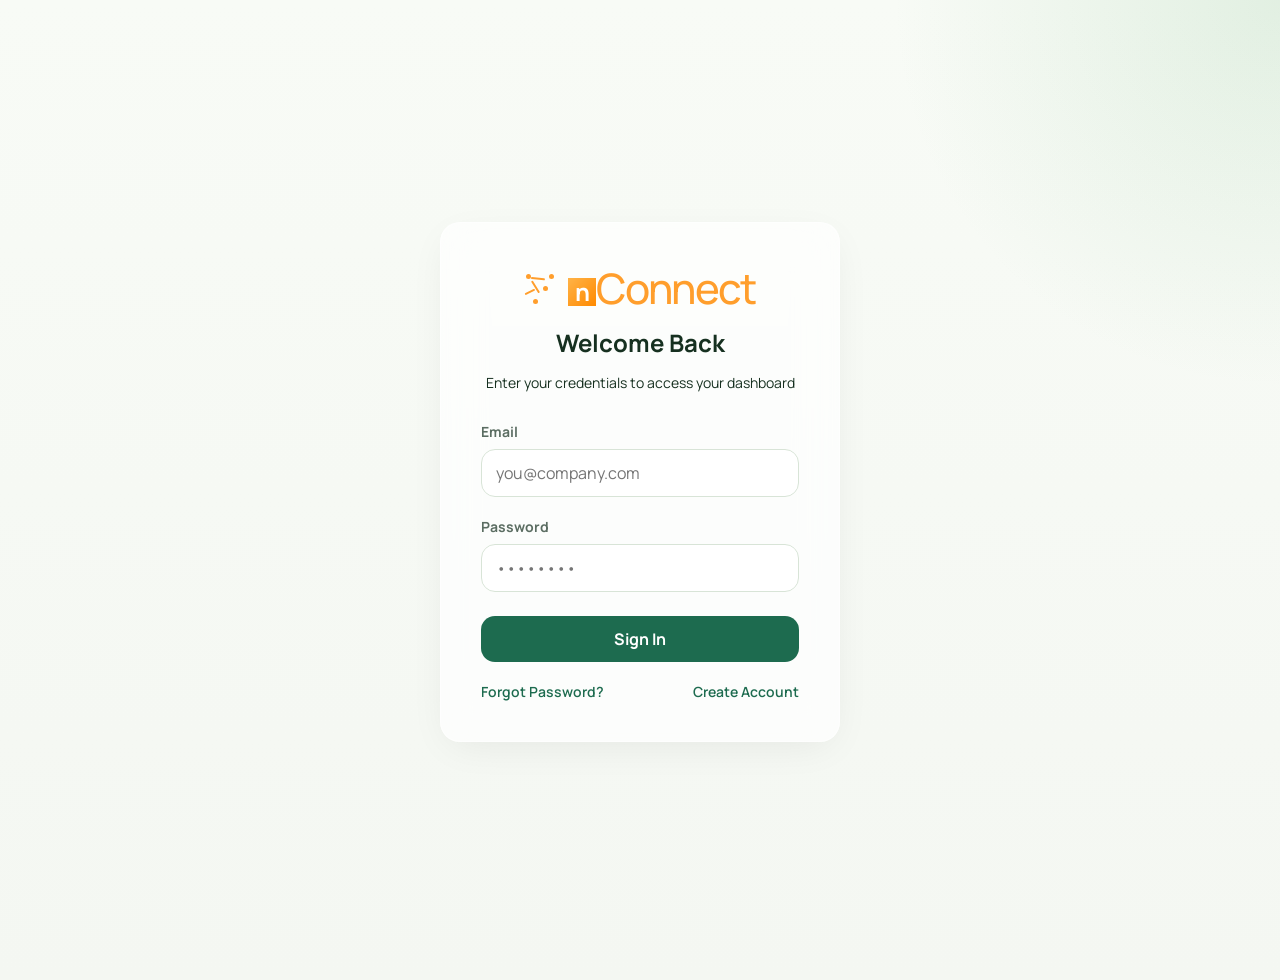
<file: index.html>
<!DOCTYPE html>
<html lang="en">
  <head>
    <meta charset="UTF-8" />
    <meta name="viewport" content="width=device-width, initial-scale=1.0" />
    <title>Project Dashboard</title>
    <link rel="preconnect" href="https://fonts.googleapis.com" />
    <link rel="preconnect" href="https://fonts.gstatic.com" crossorigin />
    <link
      href="https://fonts.googleapis.com/css2?family=Manrope:wght@400;500;600;700;800&display=swap"
      rel="stylesheet"
    />
    <link rel="stylesheet" href="./styles.css" />
    <script src="./auth.js"></script>
  </head>
  <body>
    <div class="page-shell">
      <header class="hero">
        <div>
          <p class="eyebrow">Roadmap Dashboard</p>
          <h1>Project Tracking Dashboard</h1>
          <div class="hero-logo" aria-label="nConnect logo">
            <div class="hero-logo-icon">
              <span class="logo-dot dot-1"></span>
              <span class="logo-dot dot-2"></span>
              <span class="logo-dot dot-3"></span>
              <span class="logo-dot dot-4"></span>
              <span class="logo-line line-1"></span>
              <span class="logo-line line-2"></span>
              <span class="logo-line line-3"></span>
            </div>
            <div class="hero-logo-wordmark">
              <span class="logo-square">n</span>
              <span class="logo-text">Connect</span>
            </div>
          </div>
        </div>
        <div class="hero-right" style="display: flex; flex-direction: column; align-items: flex-end; gap: 8px;">
          <div class="header-right" style="display: flex; align-items: center;">
            <button class="primary-button" onclick="logout()" style="background: transparent; border: 1px solid rgba(255,255,255,0.4); color: white; margin-right: 16px;">Logout</button>
            <div class="user-profile">
              <div class="avatar" id="displayAvatar">U</div>
              <span class="user-name" id="displayUserName">User</span>
            </div>
          </div>
          <button id="openModalButton" class="primary-button">+ Add Task</button>
        </div>
      </header>

      <section class="stats-grid" id="statsGrid"></section>

      <section class="controls-card">
        <div class="controls-top">
          <div class="input-group">
            <label for="searchInput">Search</label>
            <input
              id="searchInput"
              type="text"
              placeholder="Search by module, platform, owner, team..."
            />
          </div>

          <div class="filters-row">
            <div class="input-group compact">
              <label>Status</label>
              <div class="multi-select" id="statusFilter"></div>
            </div>

            <div class="input-group compact">
              <label>Priority</label>
              <div class="multi-select" id="priorityFilter"></div>
            </div>

            <button id="exportButton" class="secondary-button">
              Export Excel
            </button>

            <button id="resetFiltersButton" class="secondary-button">
              Reset Filters
            </button>
          </div>
        </div>
      </section>

      <section class="table-card">
        <div class="table-toolbar">
          <h2>Task List</h2>
          <p id="taskCountLabel">0 tasks</p>
        </div>

        <div id="bulkActionBar" class="bulk-action-bar hidden">
          <span id="bulkSelectedCount">0 selected</span>
          <div class="bulk-actions">
            <div class="bulk-status-group">
              <label for="bulkStatusSelect">Change Status:</label>
              <select id="bulkStatusSelect">
                <option value="Product">Product</option>
                <option value="Design">Design</option>
                <option value="Development">Development</option>
                <option value="Testing">Testing</option>
                <option value="Deployed">Deployed</option>
                <option value="On Hold">On Hold</option>
              </select>
              <button id="bulkChangeStatusBtn" class="action-button bulk-status-btn">Apply</button>
            </div>
            <button id="bulkDeleteBtn" class="action-button delete">Delete Selected</button>
          </div>
        </div>

        <div class="table-wrapper">
          <table>
            <thead>
              <tr>
                <th class="checkbox-col"><input type="checkbox" id="selectAllCheckbox" title="Select All" /></th>
                <th>Platform</th>
                <th>Module Name</th>
                <th>Owners</th>
                <th>Priority</th>
                <th>Category</th>
                <th>Status</th>
                <th>% Complete</th>
                <th>Start Date</th>
                <th>Completed Date</th>
                <th>Description</th>
                <th>Technical Team</th>
                <th>Comments</th>
                <th>Actions</th>
              </tr>
            </thead>
            <tbody id="taskTableBody"></tbody>
          </table>
        </div>

        <div class="pagination-bar">
          <div class="pagination-size">
            <label for="pageSizeSelect">Rows per page</label>
            <select id="pageSizeSelect">
              <option value="15" selected>15</option>
              <option value="25">25</option>
              <option value="50">50</option>
              <option value="100">100</option>
            </select>
          </div>

          <p id="paginationInfo" class="pagination-info">Showing 0 to 0 of 0</p>

          <div class="pagination-actions">
            <button id="previousPageButton" class="secondary-button" type="button">
              Previous
            </button>
            <button id="nextPageButton" class="secondary-button" type="button">
              Next
            </button>
          </div>
        </div>
      </section>
    </div>

    <div id="taskModal" class="modal hidden">
      <div class="modal-panel">
        <div class="modal-header">
          <div>
            <p class="eyebrow">Task Form</p>
            <h2 id="modalTitle">Add New Task</h2>
          </div>
          <button id="closeModalButton" class="icon-button" aria-label="Close">
            ×
          </button>
        </div>

        <form id="taskForm" class="form-grid">
          <input type="hidden" id="taskId" />

          <div class="input-group">
            <label for="platform">Platform <span class="required-mark">*</span></label>
            <input id="platform" name="platform" type="text" required />
          </div>

          <div class="input-group">
            <label for="moduleName">Module Name <span class="required-mark">*</span></label>
            <input id="moduleName" name="moduleName" type="text" required />
          </div>

          <div class="input-group">
            <label for="owners">Product/Design Members <span class="required-mark">*</span></label>
            <input id="owners" name="owners" type="text" required />
          </div>

          <div class="input-group">
            <label for="priority">Priority <span class="required-mark">*</span></label>
            <select id="priority" name="priority" required>
              <option value="Urgent">Urgent</option>
              <option value="Medium">Medium</option>
              <option value="Low">Low</option>
            </select>
          </div>

          <div class="input-group">
            <label for="categoryType">Category Type</label>
            <select id="categoryType" name="categoryType">
              <option value="New Feature">New Feature</option>
              <option value="Revamp">Revamp</option>
              <option value="Enhancement">Enhancement</option>
              <option value="Bug Fix">Bug Fix</option>
            </select>
          </div>

          <div class="input-group">
            <label for="status">Current Status <span class="required-mark">*</span></label>
            <select id="status" name="status" required>
              <option value="Product">Product</option>
              <option value="Design">Design</option>
              <option value="Development">Development</option>
              <option value="Testing">Testing</option>
              <option value="Deployed">Deployed</option>
              <option value="On Hold">On Hold</option>
            </select>
          </div>

          <div class="input-group">
            <label for="percentCompleted">% Completed</label>
            <input
              id="percentCompleted"
              name="percentCompleted"
              type="number"
              min="0"
              max="100"
            />
          </div>

          <div class="input-group">
            <label for="deadline">Start Date</label>
            <input id="deadline" name="deadline" type="date" />
          </div>

          <div class="input-group">
            <label for="ogDeadline">Completed Date</label>
            <input id="ogDeadline" name="ogDeadline" type="date" />
          </div>

          <div class="input-group full-width">
            <label for="description">Description</label>
            <textarea id="description" name="description" rows="3"></textarea>
          </div>

          <div class="input-group">
            <label for="technicalTeam">Technical Team <span class="required-mark">*</span></label>
            <input id="technicalTeam" name="technicalTeam" type="text" required />
          </div>

          <div class="input-group">
            <label for="comments">Comments</label>
            <input id="comments" name="comments" type="text" />
          </div>

          <div class="form-actions">
            <button type="button" id="cancelButton" class="secondary-button">
              Cancel
            </button>
            <button type="submit" class="primary-button">Save Task</button>
          </div>
        </form>
      </div>
    </div>

    <script src="./app.js"></script>
  </body>
</html>
</file>
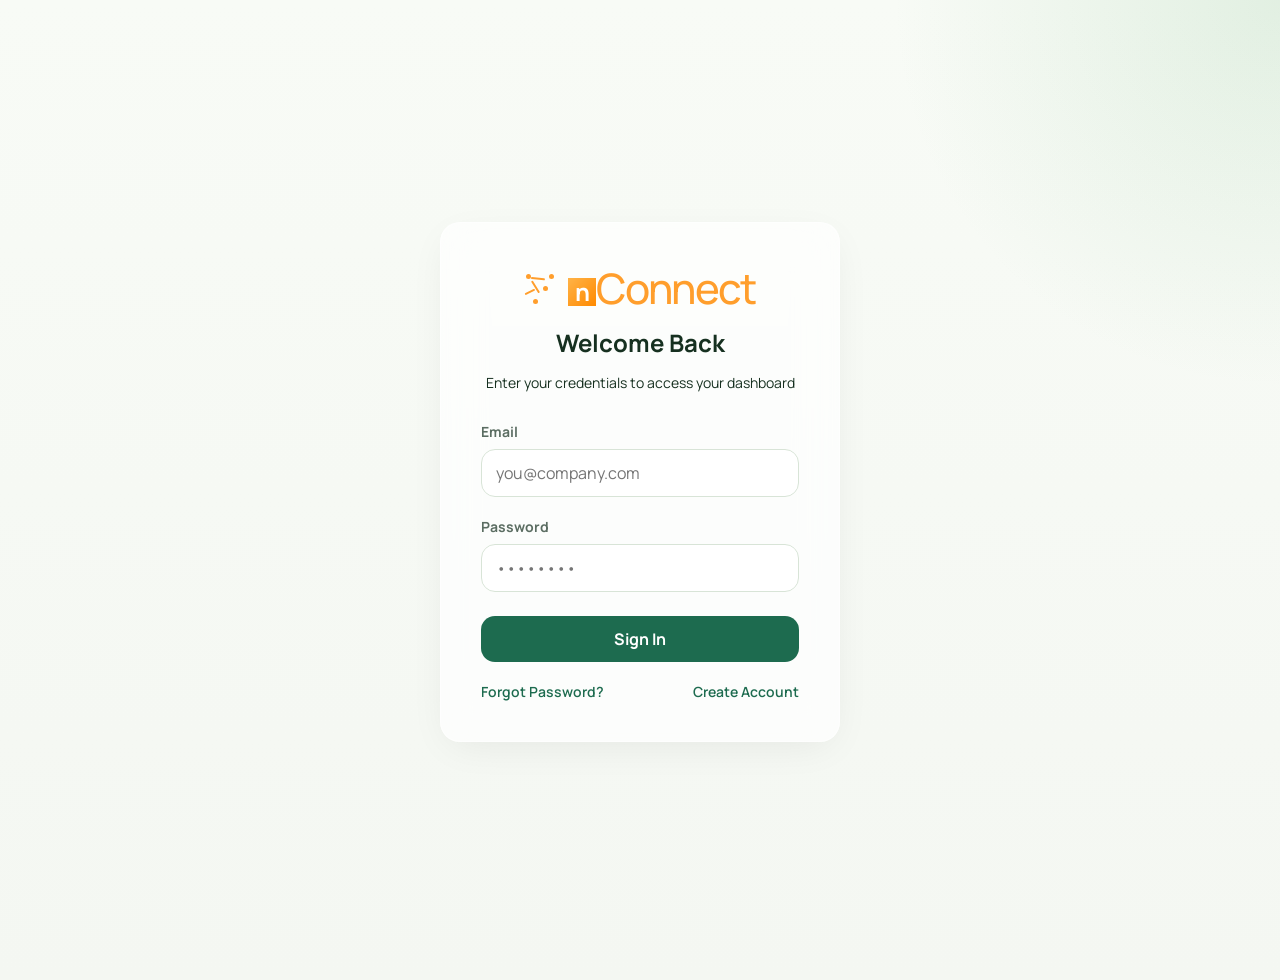
<file: admin.html>
<!DOCTYPE html>
<html lang="en">
  <head>
    <meta charset="UTF-8" />
    <meta name="viewport" content="width=device-width, initial-scale=1.0" />
    <title>Admin Panel - Project Dashboard</title>
    <link rel="preconnect" href="https://fonts.googleapis.com" />
    <link rel="preconnect" href="https://fonts.gstatic.com" crossorigin />
    <link href="https://fonts.googleapis.com/css2?family=Manrope:wght@400;500;600;700;800&display=swap" rel="stylesheet" />
    <link rel="stylesheet" href="./styles.css" />
    <script src="./auth.js"></script>
    <style>
      .admin-container {
        padding: 40px;
        max-width: 1200px;
        margin: 0 auto;
      }
      .admin-header {
        display: flex;
        justify-content: space-between;
        align-items: center;
        margin-bottom: 24px;
      }
      .status-badge {
        padding: 4px 12px;
        border-radius: 9999px;
        font-size: 12px;
        font-weight: 700;
        text-transform: uppercase;
      }
      .status-active {
        background: #d1fae5;
        color: #065f46;
      }
      .status-revoked {
        background: #fee2e2;
        color: #991b1b;
      }
      .role-badge {
        background: #e0e7ff;
        color: #3730a3;
        padding: 4px 12px;
        border-radius: 9999px;
        font-size: 12px;
        font-weight: 700;
      }
      table {
        min-width: 100% !important;
      }
    </style>
  </head>
  <body>
    <div class="page-shell">
      <header class="hero" style="display: flex; justify-content: space-between; align-items: center; padding: 20px 28px; background: linear-gradient(135deg, #19392b 0%, #2d6b4d 100%); color: white; border-radius: 28px; margin-bottom: 24px; box-shadow: var(--shadow);">
        <div class="hero-left" style="display: flex; align-items: center; gap: 24px;">
          <div class="hero-logo" style="margin-bottom: 0;">
            <div class="hero-logo-icon">
              <span class="logo-dot dot-1"></span>
              <span class="logo-dot dot-2"></span>
              <span class="logo-dot dot-3"></span>
              <span class="logo-dot dot-4"></span>
              <span class="logo-line line-1"></span>
              <span class="logo-line line-2"></span>
              <span class="logo-line line-3"></span>
            </div>
            <div class="hero-logo-wordmark">
              <span class="logo-square">n</span>
              <span class="logo-text">Connect</span>
            </div>
          </div>
        </div>
        <div class="hero-right" style="display: flex; align-items: center; gap: 16px;">
          <a href="./index.html" class="primary-button" style="background: white; color: var(--primary); text-decoration: none;">Back to Dashboard</a>
          <button class="primary-button" onclick="logout()" style="background: transparent; border: 1px solid rgba(255,255,255,0.4); color: white;">Logout</button>
        </div>
      </header>

      <div class="admin-container">
        <div class="admin-header">
          <h1 style="font-size: 24px; font-weight: 700; color: var(--text-main);">User Management</h1>
        </div>

        <section class="table-card">
          <div class="table-wrapper">
            <table>
              <thead>
                <tr>
                  <th>EMAIL</th>
                  <th>ROLE</th>
                  <th>STATUS</th>
                  <th>LAST LOGIN</th>
                  <th>CREATED AT</th>
                  <th>ACTIONS</th>
                </tr>
              </thead>
              <tbody id="userTableBody">
                <!-- Users will be injected here -->
              </tbody>
            </table>
          </div>
        </section>
      </div>
    </div>

    <script>
      // Verify Admin
      const currentUser = getUser();
      if (!currentUser || currentUser.role !== "ADMIN") {
        window.location.href = "./index.html";
      }

      function getApiBaseUrl() {
        const { hostname } = window.location;
        if (hostname === "localhost" || hostname === "127.0.0.1") {
          return "http://localhost:4000/api";
        }
        return "https://api.nconnect.co.in/api";
      }

      async function loadUsers() {
        try {
          const response = await fetch(`${getApiBaseUrl()}/admin/users`, {
            headers: getAuthHeaders()
          });
          
          if (!response.ok) {
            throw new Error("Failed to load users");
          }

          const users = await response.json();
          renderUsers(users);
        } catch (error) {
          console.error(error);
          alert("Could not load users. You might not have admin privileges.");
        }
      }

      function renderUsers(users) {
        const tbody = document.getElementById("userTableBody");
        tbody.innerHTML = "";

        users.forEach(user => {
          const row = document.createElement("tr");

          const loginDate = user.lastLoginAt ? new Date(user.lastLoginAt).toLocaleString() : "Never";
          const createdDate = new Date(user.createdAt).toLocaleDateString();

          const isSelf = user.id === currentUser.id;
          
          const actionButton = isSelf ? 
            `<span style="color: var(--text-muted); font-size: 12px;">(You)</span>` :
            `<button class="action-button" style="color: ${user.isActive ? '#ef4444' : '#10b981'}" onclick="toggleUserStatus('${user.id}', ${!user.isActive})">
               ${user.isActive ? 'Revoke Access' : 'Enable Access'}
             </button>`;

          row.innerHTML = `
            <td>
              <div class="user-profile">
                <div class="avatar" style="background: var(--primary); color: white;">${user.email[0].toUpperCase()}</div>
                <span style="font-weight: 500; color: var(--text-main);">${user.email}</span>
              </div>
            </td>
            <td><span class="role-badge">${user.role}</span></td>
            <td><span class="status-badge ${user.isActive ? 'status-active' : 'status-revoked'}">${user.isActive ? 'Active' : 'Revoked'}</span></td>
            <td style="color: var(--text-muted);">${loginDate}</td>
            <td style="color: var(--text-muted);">${createdDate}</td>
            <td>
              <div class="actions-cell">
                ${actionButton}
              </div>
            </td>
          `;
          tbody.appendChild(row);
        });
      }

      window.toggleUserStatus = async function(userId, isActive) {
        if (!confirm(`Are you sure you want to ${isActive ? 'enable' : 'revoke'} access for this user?`)) return;

        try {
          const response = await fetch(`${getApiBaseUrl()}/admin/users/${userId}/revoke`, {
            method: "PUT",
            headers: getAuthHeaders(),
            body: JSON.stringify({ isActive })
          });

          if (!response.ok) {
            throw new Error("Failed to update user status");
          }

          loadUsers();
        } catch (error) {
          console.error(error);
          alert(error.message);
        }
      };

      document.addEventListener("DOMContentLoaded", () => {
        loadUsers();
      });
    </script>
  </body>
</html>
</file>
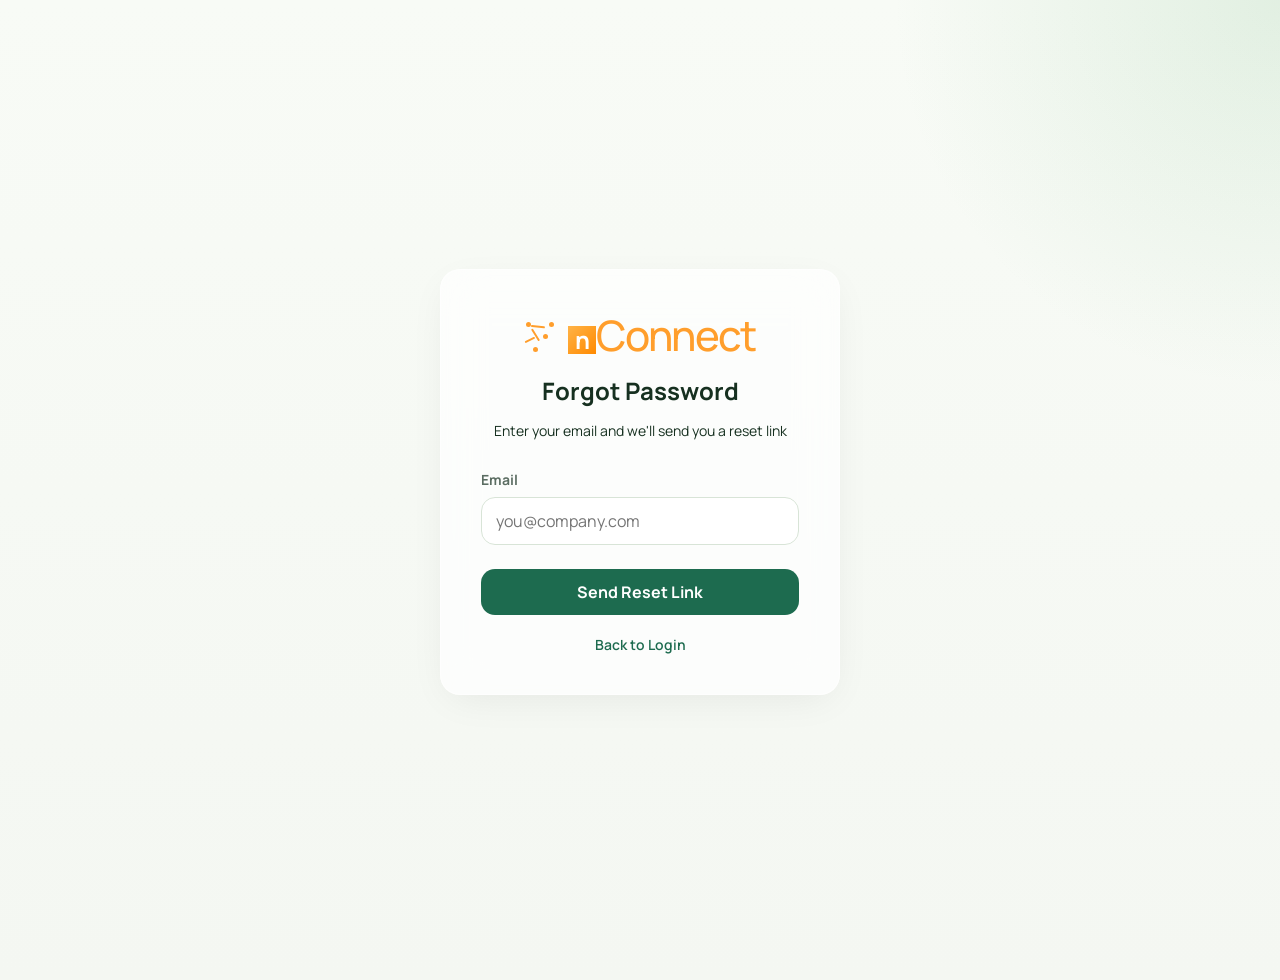
<file: forgot-password.html>
<!DOCTYPE html>
<html lang="en">
  <head>
    <meta charset="UTF-8" />
    <meta name="viewport" content="width=device-width, initial-scale=1.0" />
    <title>Forgot Password - Project Dashboard</title>
    <link rel="preconnect" href="https://fonts.googleapis.com" />
    <link rel="preconnect" href="https://fonts.gstatic.com" crossorigin />
    <link href="https://fonts.googleapis.com/css2?family=Manrope:wght@400;500;600;700;800&display=swap" rel="stylesheet" />
    <link rel="stylesheet" href="./styles.css" />
    <script src="./auth.js"></script>
    <style>
      .auth-container {
        display: flex;
        align-items: center;
        justify-content: center;
        min-height: 100vh;
        padding: 24px;
      }
      .auth-card {
        background: rgba(255, 255, 255, 0.7);
        backdrop-filter: blur(20px);
        -webkit-backdrop-filter: blur(20px);
        border: 1px solid rgba(255, 255, 255, 0.5);
        border-radius: 20px;
        padding: 40px;
        width: 100%;
        max-width: 400px;
        box-shadow: 0 10px 40px -10px rgba(0, 0, 0, 0.08);
      }
      .auth-header {
        text-align: center;
        margin-bottom: 30px;
      }
      .auth-header h1 {
        font-size: 24px;
        color: var(--text-main);
        margin-bottom: 8px;
      }
      .auth-header p {
        color: var(--text-muted);
        font-size: 14px;
      }
      .auth-links {
        margin-top: 20px;
        display: flex;
        justify-content: center;
        font-size: 14px;
      }
      .auth-links a {
        color: var(--primary);
        text-decoration: none;
        font-weight: 600;
      }
      .auth-links a:hover {
        text-decoration: underline;
      }
      .message-box {
        padding: 10px;
        border-radius: 8px;
        font-size: 14px;
        margin-bottom: 20px;
        display: none;
        text-align: center;
      }
      .error-message {
        color: #ef4444;
        background: #fee2e2;
      }
      .success-message {
        color: #10b981;
        background: #d1fae5;
      }
      .input-group input {
        width: 100%;
        box-sizing: border-box;
      }
    </style>
  </head>
  <body>
    <div class="page-shell">
      <div class="auth-container">
        <div class="auth-card">
          <div class="auth-header">
            <div class="hero-logo" style="justify-content: center; margin-bottom: 20px;">
              <div class="hero-logo-icon">
                <span class="logo-dot dot-1"></span>
                <span class="logo-dot dot-2"></span>
                <span class="logo-dot dot-3"></span>
                <span class="logo-dot dot-4"></span>
                <span class="logo-line line-1"></span>
                <span class="logo-line line-2"></span>
                <span class="logo-line line-3"></span>
              </div>
              <div class="hero-logo-wordmark">
                <span class="logo-square">n</span><span class="logo-text">Connect</span>
              </div>
            </div>
            <h1>Forgot Password</h1>
            <p>Enter your email and we'll send you a reset link</p>
          </div>

          <div id="messageBox" class="message-box"></div>

          <form id="forgotForm" class="form-grid" style="display: block;">
            <div class="input-group" style="margin-bottom: 24px;">
              <label for="email">Email</label>
              <input id="email" type="email" required placeholder="you@company.com" />
            </div>

            <button type="submit" class="primary-button" style="width: 100%; justify-content: center;">Send Reset Link</button>
            
            <div class="auth-links">
              <a href="./login.html">Back to Login</a>
            </div>
          </form>
        </div>
      </div>
    </div>

    <script>
      const forgotForm = document.getElementById("forgotForm");
      const messageBox = document.getElementById("messageBox");

      function getApiBaseUrl() {
        const { hostname } = window.location;
        if (hostname === "localhost" || hostname === "127.0.0.1") {
          return "http://localhost:4000/api";
        }
        return "https://api.nconnect.co.in/api";
      }

      function showMessage(text, isError) {
        messageBox.textContent = text;
        messageBox.className = "message-box " + (isError ? "error-message" : "success-message");
        messageBox.style.display = "block";
      }

      forgotForm.addEventListener("submit", async (e) => {
        e.preventDefault();
        
        const email = document.getElementById("email").value.trim();
        const submitBtn = forgotForm.querySelector("button[type='submit']");
        
        try {
          submitBtn.disabled = true;
          submitBtn.textContent = "Sending...";
          messageBox.style.display = "none";

          const response = await fetch(`${getApiBaseUrl()}/auth/forgot-password`, {
            method: "POST",
            headers: { "Content-Type": "application/json" },
            body: JSON.stringify({ email })
          });

          const data = await response.json();

          if (!response.ok) {
            throw new Error(data.message || "Request failed");
          }

          showMessage("If the email exists, a reset link has been sent.", false);
          document.getElementById("email").value = "";
          
        } catch (error) {
          showMessage(error.message, true);
        } finally {
          submitBtn.disabled = false;
          submitBtn.textContent = "Send Reset Link";
        }
      });
    </script>
  </body>
</html>
</file>
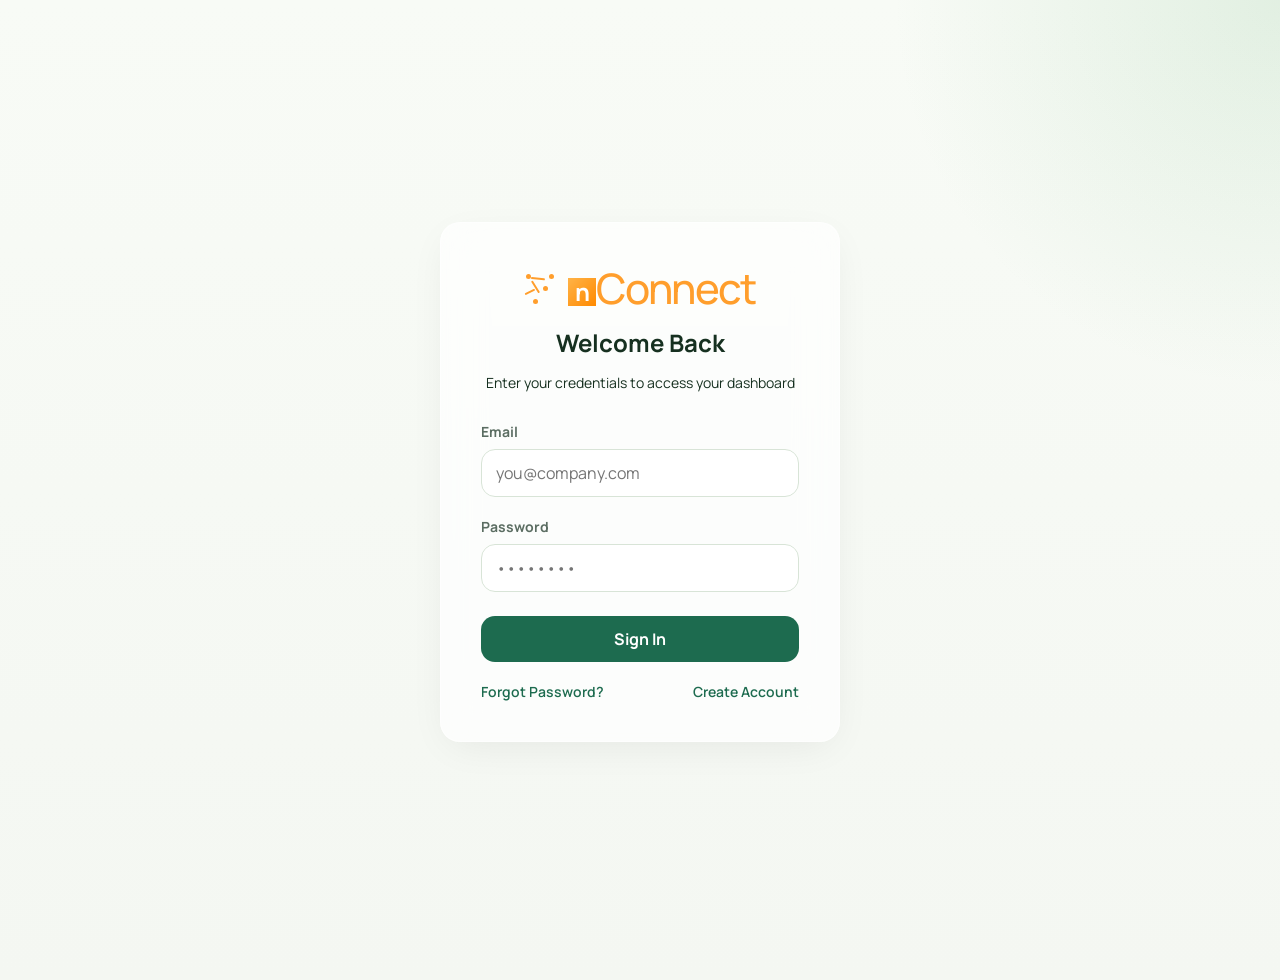
<file: login.html>
<!DOCTYPE html>
<html lang="en">
  <head>
    <meta charset="UTF-8" />
    <meta name="viewport" content="width=device-width, initial-scale=1.0" />
    <title>Login - Project Dashboard</title>
    <link rel="preconnect" href="https://fonts.googleapis.com" />
    <link rel="preconnect" href="https://fonts.gstatic.com" crossorigin />
    <link href="https://fonts.googleapis.com/css2?family=Manrope:wght@400;500;600;700;800&display=swap" rel="stylesheet" />
    <link rel="stylesheet" href="./styles.css" />
    <script src="./auth.js"></script>
    <style>
      .auth-container {
        display: flex;
        align-items: center;
        justify-content: center;
        min-height: 100vh;
        padding: 24px;
      }
      .auth-card {
        background: rgba(255, 255, 255, 0.7);
        backdrop-filter: blur(20px);
        -webkit-backdrop-filter: blur(20px);
        border: 1px solid rgba(255, 255, 255, 0.5);
        border-radius: 20px;
        padding: 40px;
        width: 100%;
        max-width: 400px;
        box-shadow: 0 10px 40px -10px rgba(0, 0, 0, 0.08);
      }
      .auth-header {
        text-align: center;
        margin-bottom: 30px;
      }
      .auth-header h1 {
        font-size: 24px;
        color: var(--text-main);
        margin-bottom: 8px;
      }
      .auth-header p {
        color: var(--text-muted);
        font-size: 14px;
      }
      .auth-links {
        margin-top: 20px;
        display: flex;
        justify-content: space-between;
        font-size: 14px;
      }
      .auth-links a {
        color: var(--primary);
        text-decoration: none;
        font-weight: 600;
      }
      .auth-links a:hover {
        text-decoration: underline;
      }
      .error-message {
        color: #ef4444;
        background: #fee2e2;
        padding: 10px;
        border-radius: 8px;
        font-size: 14px;
        margin-bottom: 20px;
        display: none;
        text-align: center;
      }
      .input-group input {
        width: 100%;
        box-sizing: border-box;
      }
    </style>
  </head>
  <body>
    <div class="page-shell">
      <div class="auth-container">
        <div class="auth-card">
          <div class="auth-header">
            <div class="hero-logo" style="justify-content: center; margin-bottom: 20px;">
              <div class="hero-logo-icon">
                <span class="logo-dot dot-1"></span>
                <span class="logo-dot dot-2"></span>
                <span class="logo-dot dot-3"></span>
                <span class="logo-dot dot-4"></span>
                <span class="logo-line line-1"></span>
                <span class="logo-line line-2"></span>
                <span class="logo-line line-3"></span>
              </div>
              <div class="hero-logo-wordmark">
                <span class="logo-square">n</span><span class="logo-text">Connect</span>
              </div>
            </div>
            <h1>Welcome Back</h1>
            <p>Enter your credentials to access your dashboard</p>
          </div>

          <div id="errorMessage" class="error-message"></div>

          <form id="loginForm" class="form-grid" style="display: block;">
            <div class="input-group" style="margin-bottom: 20px;">
              <label for="email">Email</label>
              <input id="email" type="email" required placeholder="you@company.com" />
            </div>
            
            <div class="input-group" style="margin-bottom: 24px;">
              <label for="password">Password</label>
              <input id="password" type="password" required placeholder="••••••••" />
            </div>

            <button type="submit" class="primary-button" style="width: 100%; justify-content: center;">Sign In</button>
            
            <div class="auth-links">
              <a href="./forgot-password.html">Forgot Password?</a>
              <a href="./signup.html">Create Account</a>
            </div>
          </form>
        </div>
      </div>
    </div>

    <script>
      const loginForm = document.getElementById("loginForm");
      const errorMessage = document.getElementById("errorMessage");

      function getApiBaseUrl() {
        const { hostname } = window.location;
        if (hostname === "localhost" || hostname === "127.0.0.1") {
          return "http://localhost:4000/api";
        }
        return "https://api.nconnect.co.in/api";
      }

      loginForm.addEventListener("submit", async (e) => {
        e.preventDefault();
        
        const email = document.getElementById("email").value.trim();
        const password = document.getElementById("password").value;
        const submitBtn = loginForm.querySelector("button[type='submit']");
        
        try {
          submitBtn.disabled = true;
          submitBtn.textContent = "Signing In...";
          errorMessage.style.display = "none";

          const response = await fetch(`${getApiBaseUrl()}/auth/login`, {
            method: "POST",
            headers: { "Content-Type": "application/json" },
            body: JSON.stringify({ email, password })
          });

          const data = await response.json();

          if (!response.ok) {
            throw new Error(data.message || "Login failed");
          }

          // Save auth data and redirect
          saveAuthData(data.token, data.user);
          window.location.href = "./index.html";
          
        } catch (error) {
          errorMessage.textContent = error.message;
          errorMessage.style.display = "block";
        } finally {
          submitBtn.disabled = false;
          submitBtn.textContent = "Sign In";
        }
      });
    </script>
  </body>
</html>
</file>
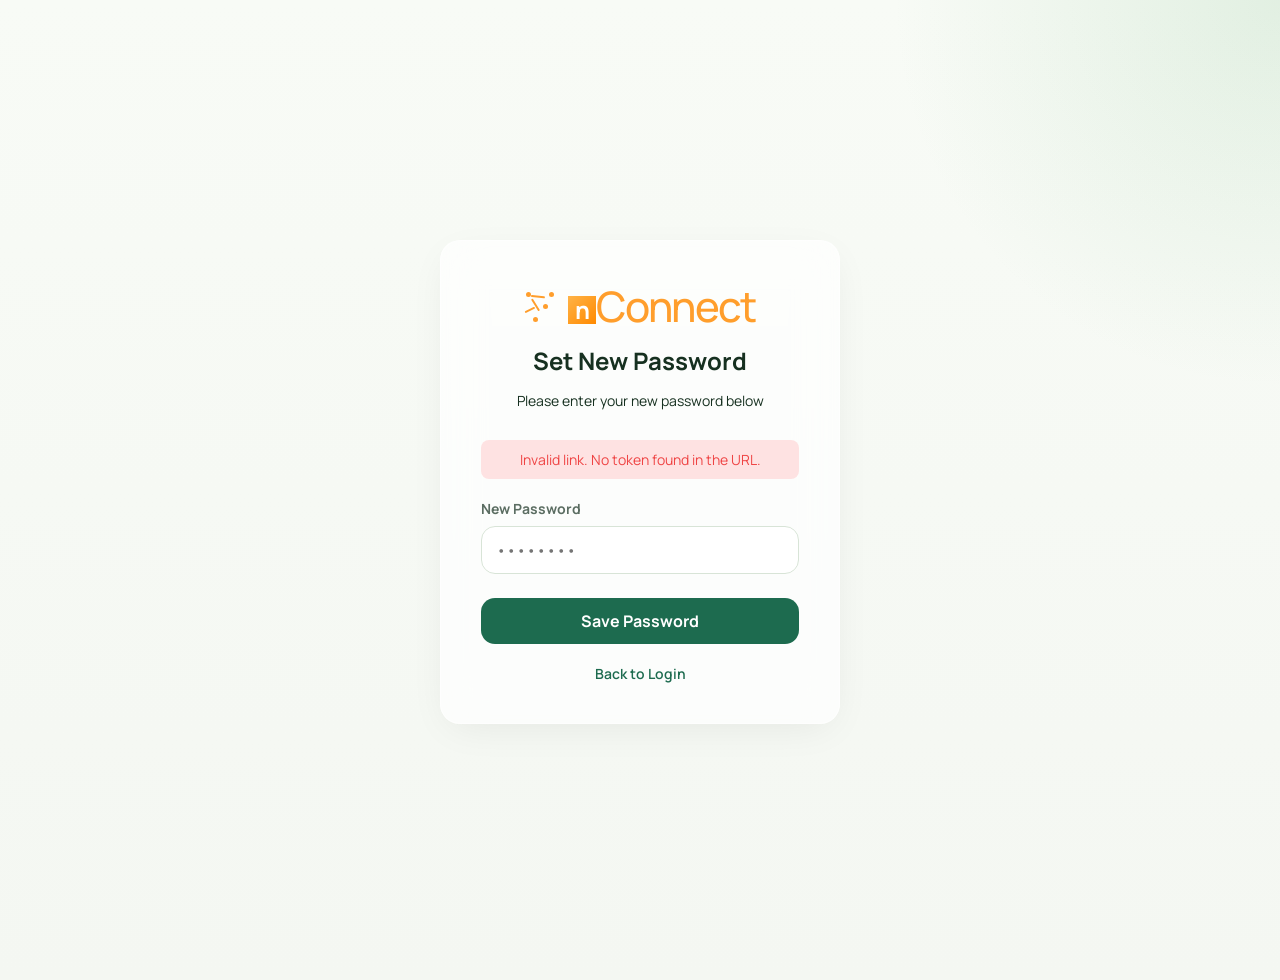
<file: reset-password.html>
<!DOCTYPE html>
<html lang="en">
  <head>
    <meta charset="UTF-8" />
    <meta name="viewport" content="width=device-width, initial-scale=1.0" />
    <title>Reset Password - Project Dashboard</title>
    <link rel="preconnect" href="https://fonts.googleapis.com" />
    <link rel="preconnect" href="https://fonts.gstatic.com" crossorigin />
    <link href="https://fonts.googleapis.com/css2?family=Manrope:wght@400;500;600;700;800&display=swap" rel="stylesheet" />
    <link rel="stylesheet" href="./styles.css" />
    <script src="./auth.js"></script>
    <style>
      .auth-container {
        display: flex;
        align-items: center;
        justify-content: center;
        min-height: 100vh;
        padding: 24px;
      }
      .auth-card {
        background: rgba(255, 255, 255, 0.7);
        backdrop-filter: blur(20px);
        -webkit-backdrop-filter: blur(20px);
        border: 1px solid rgba(255, 255, 255, 0.5);
        border-radius: 20px;
        padding: 40px;
        width: 100%;
        max-width: 400px;
        box-shadow: 0 10px 40px -10px rgba(0, 0, 0, 0.08);
      }
      .auth-header {
        text-align: center;
        margin-bottom: 30px;
      }
      .auth-header h1 {
        font-size: 24px;
        color: var(--text-main);
        margin-bottom: 8px;
      }
      .auth-header p {
        color: var(--text-muted);
        font-size: 14px;
      }
      .auth-links {
        margin-top: 20px;
        display: flex;
        justify-content: center;
        font-size: 14px;
      }
      .auth-links a {
        color: var(--primary);
        text-decoration: none;
        font-weight: 600;
      }
      .auth-links a:hover {
        text-decoration: underline;
      }
      .message-box {
        padding: 10px;
        border-radius: 8px;
        font-size: 14px;
        margin-bottom: 20px;
        display: none;
        text-align: center;
      }
      .error-message {
        color: #ef4444;
        background: #fee2e2;
      }
      .success-message {
        color: #10b981;
        background: #d1fae5;
      }
      .input-group input {
        width: 100%;
        box-sizing: border-box;
      }
    </style>
  </head>
  <body>
    <div class="page-shell">
      <div class="auth-container">
        <div class="auth-card">
          <div class="auth-header">
            <div class="hero-logo" style="justify-content: center; margin-bottom: 20px;">
              <div class="hero-logo-icon">
                <span class="logo-dot dot-1"></span>
                <span class="logo-dot dot-2"></span>
                <span class="logo-dot dot-3"></span>
                <span class="logo-dot dot-4"></span>
                <span class="logo-line line-1"></span>
                <span class="logo-line line-2"></span>
                <span class="logo-line line-3"></span>
              </div>
              <div class="hero-logo-wordmark">
                <span class="logo-square">n</span><span class="logo-text">Connect</span>
              </div>
            </div>
            <h1>Set New Password</h1>
            <p>Please enter your new password below</p>
          </div>

          <div id="messageBox" class="message-box"></div>

          <form id="resetForm" class="form-grid" style="display: block;">
            <div class="input-group" style="margin-bottom: 24px;">
              <label for="password">New Password</label>
              <input id="password" type="password" required placeholder="••••••••" minlength="6" />
            </div>

            <button type="submit" class="primary-button" style="width: 100%; justify-content: center;">Save Password</button>
            
            <div class="auth-links">
              <a href="./login.html">Back to Login</a>
            </div>
          </form>
        </div>
      </div>
    </div>

    <script>
      const resetForm = document.getElementById("resetForm");
      const messageBox = document.getElementById("messageBox");

      // Extract token from URL query string
      const urlParams = new URLSearchParams(window.location.search);
      const token = urlParams.get("token");

      if (!token) {
        showMessage("Invalid link. No token found in the URL.", true);
        resetForm.querySelector("button").disabled = true;
      }

      function getApiBaseUrl() {
        const { hostname } = window.location;
        if (hostname === "localhost" || hostname === "127.0.0.1") {
          return "http://localhost:4000/api";
        }
        return "https://api.nconnect.co.in/api";
      }

      function showMessage(text, isError) {
        messageBox.textContent = text;
        messageBox.className = "message-box " + (isError ? "error-message" : "success-message");
        messageBox.style.display = "block";
      }

      resetForm.addEventListener("submit", async (e) => {
        e.preventDefault();
        
        if (!token) return;

        const newPassword = document.getElementById("password").value;
        const submitBtn = resetForm.querySelector("button[type='submit']");
        
        try {
          submitBtn.disabled = true;
          submitBtn.textContent = "Saving...";
          messageBox.style.display = "none";

          const response = await fetch(`${getApiBaseUrl()}/auth/reset-password`, {
            method: "POST",
            headers: { "Content-Type": "application/json" },
            body: JSON.stringify({ token, newPassword })
          });

          const data = await response.json();

          if (!response.ok) {
            throw new Error(data.message || "Failed to reset password");
          }

          showMessage("Password successfully updated! You can now log in.", false);
          resetForm.style.display = "none";
          
        } catch (error) {
          showMessage(error.message, true);
          submitBtn.disabled = false;
          submitBtn.textContent = "Save Password";
        }
      });
    </script>
  </body>
</html>
</file>
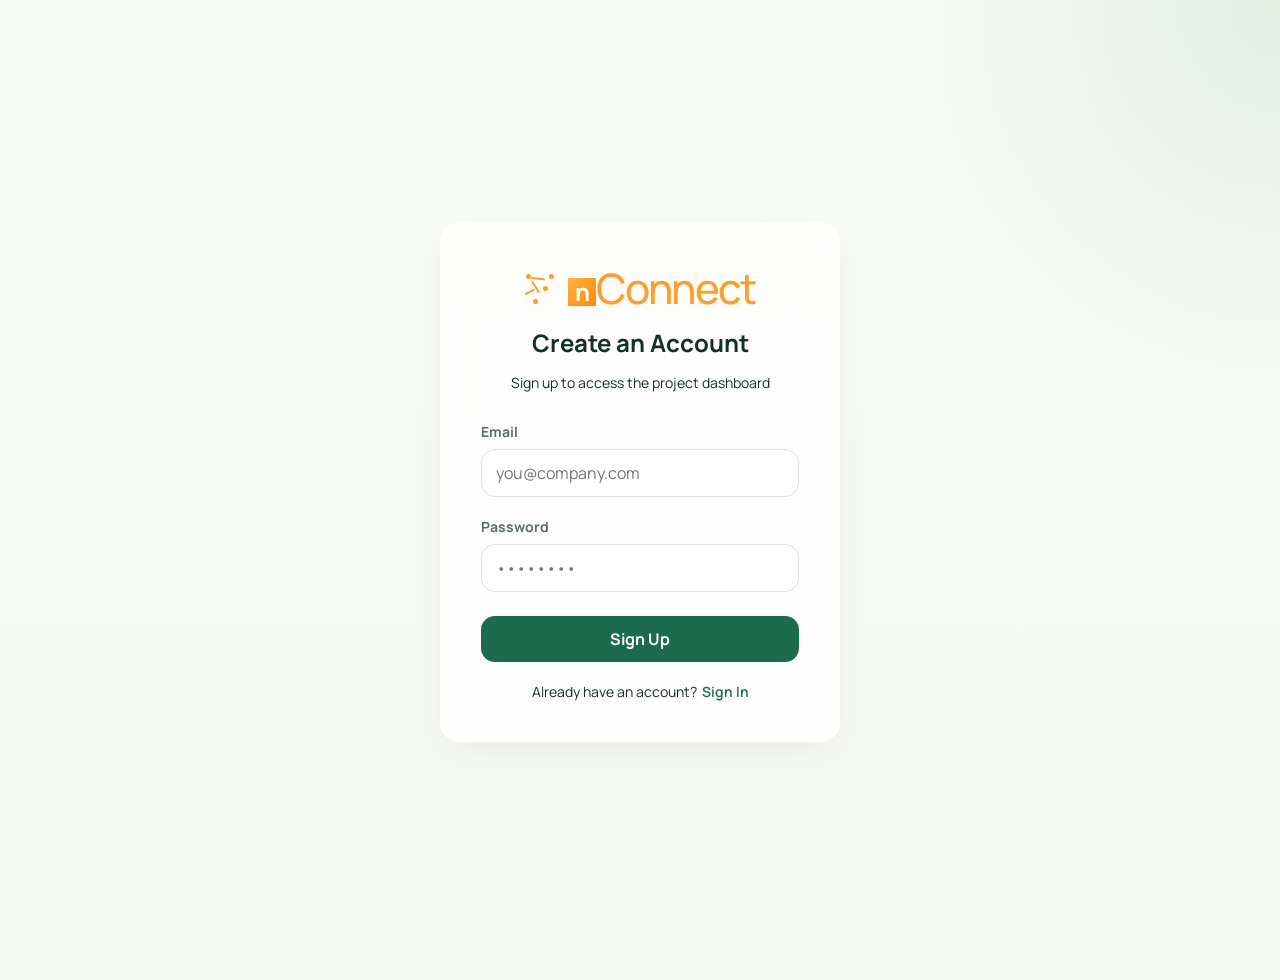
<file: signup.html>
<!DOCTYPE html>
<html lang="en">
  <head>
    <meta charset="UTF-8" />
    <meta name="viewport" content="width=device-width, initial-scale=1.0" />
    <title>Sign Up - Project Dashboard</title>
    <link rel="preconnect" href="https://fonts.googleapis.com" />
    <link rel="preconnect" href="https://fonts.gstatic.com" crossorigin />
    <link href="https://fonts.googleapis.com/css2?family=Manrope:wght@400;500;600;700;800&display=swap" rel="stylesheet" />
    <link rel="stylesheet" href="./styles.css" />
    <script src="./auth.js"></script>
    <style>
      .auth-container {
        display: flex;
        align-items: center;
        justify-content: center;
        min-height: 100vh;
        padding: 24px;
      }
      .auth-card {
        background: rgba(255, 255, 255, 0.7);
        backdrop-filter: blur(20px);
        -webkit-backdrop-filter: blur(20px);
        border: 1px solid rgba(255, 255, 255, 0.5);
        border-radius: 20px;
        padding: 40px;
        width: 100%;
        max-width: 400px;
        box-shadow: 0 10px 40px -10px rgba(0, 0, 0, 0.08);
      }
      .auth-header {
        text-align: center;
        margin-bottom: 30px;
      }
      .auth-header h1 {
        font-size: 24px;
        color: var(--text-main);
        margin-bottom: 8px;
      }
      .auth-header p {
        color: var(--text-muted);
        font-size: 14px;
      }
      .auth-links {
        margin-top: 20px;
        display: flex;
        justify-content: center;
        font-size: 14px;
      }
      .auth-links a {
        color: var(--primary);
        text-decoration: none;
        font-weight: 600;
        margin-left: 5px;
      }
      .auth-links a:hover {
        text-decoration: underline;
      }
      .error-message {
        color: #ef4444;
        background: #fee2e2;
        padding: 10px;
        border-radius: 8px;
        font-size: 14px;
        margin-bottom: 20px;
        display: none;
        text-align: center;
      }
      .input-group input {
        width: 100%;
        box-sizing: border-box;
      }
    </style>
  </head>
  <body>
    <div class="page-shell">
      <div class="auth-container">
        <div class="auth-card">
          <div class="auth-header">
            <div class="hero-logo" style="justify-content: center; margin-bottom: 20px;">
              <div class="hero-logo-icon">
                <span class="logo-dot dot-1"></span>
                <span class="logo-dot dot-2"></span>
                <span class="logo-dot dot-3"></span>
                <span class="logo-dot dot-4"></span>
                <span class="logo-line line-1"></span>
                <span class="logo-line line-2"></span>
                <span class="logo-line line-3"></span>
              </div>
              <div class="hero-logo-wordmark">
                <span class="logo-square">n</span><span class="logo-text">Connect</span>
              </div>
            </div>
            <h1>Create an Account</h1>
            <p>Sign up to access the project dashboard</p>
          </div>

          <div id="errorMessage" class="error-message"></div>

          <form id="signupForm" class="form-grid" style="display: block;">
            <div class="input-group" style="margin-bottom: 20px;">
              <label for="email">Email</label>
              <input id="email" type="email" required placeholder="you@company.com" />
            </div>
            
            <div class="input-group" style="margin-bottom: 24px;">
              <label for="password">Password</label>
              <input id="password" type="password" required placeholder="••••••••" minlength="6" />
            </div>

            <button type="submit" class="primary-button" style="width: 100%; justify-content: center;">Sign Up</button>
            
            <div class="auth-links">
              Already have an account? <a href="./login.html">Sign In</a>
            </div>
          </form>
        </div>
      </div>
    </div>

    <script>
      const signupForm = document.getElementById("signupForm");
      const errorMessage = document.getElementById("errorMessage");

      function getApiBaseUrl() {
        const { hostname } = window.location;
        if (hostname === "localhost" || hostname === "127.0.0.1") {
          return "http://localhost:4000/api";
        }
        return "https://api.nconnect.co.in/api";
      }

      signupForm.addEventListener("submit", async (e) => {
        e.preventDefault();
        
        const email = document.getElementById("email").value.trim();
        const password = document.getElementById("password").value;
        const submitBtn = signupForm.querySelector("button[type='submit']");
        
        try {
          submitBtn.disabled = true;
          submitBtn.textContent = "Creating Account...";
          errorMessage.style.display = "none";

          const response = await fetch(`${getApiBaseUrl()}/auth/signup`, {
            method: "POST",
            headers: { "Content-Type": "application/json" },
            body: JSON.stringify({ email, password })
          });

          const data = await response.json();

          if (!response.ok) {
            throw new Error(data.message || "Signup failed");
          }

          // Save auth data and redirect
          saveAuthData(data.token, data.user);
          window.location.href = "./index.html";
          
        } catch (error) {
          errorMessage.textContent = error.message;
          errorMessage.style.display = "block";
        } finally {
          submitBtn.disabled = false;
          submitBtn.textContent = "Sign Up";
        }
      });
    </script>
  </body>
</html>
</file>
<file: styles.css>
:root {
  --bg: #f4f7f2;
  --surface: #ffffff;
  --surface-soft: #eef4eb;
  --text: #163020;
  --muted: #5b6d62;
  --border: #d8e4d7;
  --primary: #1d6b4f;
  --primary-dark: #124835;
  --urgent: #ef5350;
  --medium: #f5b940;
  --low: #7cb342;
  --development: #90caf9;
  --testing: #ffcc80;
  --deployed: #81c784;
  --hold: #ce93d8;
  --shadow: 0 20px 50px rgba(17, 47, 31, 0.08);
}

* {
  box-sizing: border-box;
}

body {
  margin: 0;
  font-family: "Manrope", sans-serif;
  background:
    radial-gradient(circle at top right, rgba(125, 188, 135, 0.18), transparent 24%),
    linear-gradient(180deg, #f8fbf6 0%, var(--bg) 100%);
  color: var(--text);
}

button,
input,
select,
textarea {
  font: inherit;
}

.page-shell {
  width: min(1700px, calc(100% - 32px));
  margin: 0 auto;
  padding: 32px 0 48px;
}

.hero {
  display: flex;
  justify-content: space-between;
  gap: 24px;
  align-items: center;
  padding: 16px 24px;
  background: linear-gradient(135deg, #19392b 0%, #2d6b4d 100%);
  color: #fff;
  border-radius: 24px;
  box-shadow: var(--shadow);
}
.hero h1 {
  font-size: 24px;
  font-weight: 700;
  letter-spacing: -0.02em;
}

.hero h1,
.table-toolbar h2,
.modal-header h2 {
  margin: 0;
}

.eyebrow {
  margin: 0 0 8px;
  font-size: 12px;
  font-weight: 800;
  text-transform: uppercase;
  letter-spacing: 0.12em;
  opacity: 0.8;
}

.hero-copy {
  max-width: 700px;
  margin: 12px 0 0;
  line-height: 1.6;
  color: rgba(255, 255, 255, 0.86);
}

.hero-logo {
  display: flex;
  align-items: end;
  gap: 10px;
  margin-top: 8px;
}

.hero-logo-icon {
  position: relative;
  width: 34px;
  height: 34px;
  flex: 0 0 34px;
}

.logo-dot {
  position: absolute;
  width: 5px;
  height: 5px;
  border-radius: 50%;
  background: #ff9e2c;
}

.dot-1 {
  top: 2px;
  left: 2px;
}

.dot-2 {
  top: 2px;
  right: 4px;
}

.dot-3 {
  top: 14px;
  right: 10px;
}

.dot-4 {
  bottom: 2px;
  left: 9px;
}

.logo-line {
  position: absolute;
  height: 1.5px;
  background: #ff9e2c;
  transform-origin: left center;
  border-radius: 999px;
}

.line-1 {
  top: 5px;
  left: 7px;
  width: 14px;
  transform: rotate(6deg);
}

.line-2 {
  top: 8px;
  left: 8px;
  width: 14px;
  transform: rotate(58deg);
}

.line-3 {
  top: 17px;
  left: 11px;
  width: 11px;
  transform: rotate(154deg);
}

.hero-logo-wordmark {
  display: flex;
  align-items: end;
  gap: 0;
  color: #ff9e2c;
}

.logo-square {
  display: inline-flex;
  align-items: center;
  justify-content: center;
  width: 28px;
  height: 28px;
  background: linear-gradient(135deg, #ffb347 0%, #ff8a00 100%);
  color: #ffffff;
  font-size: 24px;
  font-weight: 700;
  line-height: 1;
}

.logo-text {
  font-size: 42px;
  font-weight: 500;
  line-height: 0.85;
  letter-spacing: -0.04em;
}

.stats-grid {
  display: grid;
  grid-template-columns: repeat(4, minmax(0, 1fr));
  gap: 14px;
  margin: 14px 0;
}

.stat-card,
.controls-card,
.table-card {
  background: var(--surface);
  border: 1px solid rgba(216, 228, 215, 0.8);
  border-radius: 20px;
  box-shadow: var(--shadow);
}

.stat-card {
  padding: 12px 18px;
}

.stat-label {
  margin: 0;
  color: var(--muted);
  font-size: 13px;
  font-weight: 700;
}

.stat-value {
  margin: 4px 0 0;
  font-size: 26px;
  font-weight: 800;
}

.stat-card.status-product-card {
  border-top: 5px solid #ffb74d;
}

.stat-card.status-design-card {
  border-top: 5px solid #f48fb1;
}

.stat-card.status-development-card {
  border-top: 5px solid #64b5f6;
}

.stat-card.status-testing-card {
  border-top: 5px solid #ffcc80;
}

.stat-card.status-on-hold-card {
  border-top: 5px solid #ce93d8;
}

.stat-card.status-deployed-card {
  border-top: 5px solid #81c784;
}

.controls-card {
  padding: 14px 20px;
}

.table-card {
  padding: 18px 20px;
}

.controls-top,
.filters-row,
.table-toolbar,
.modal-header,
.form-actions {
  display: flex;
  justify-content: space-between;
  gap: 16px;
  align-items: center;
}

.filters-row {
  align-items: end;
  flex-wrap: wrap;
}

#exportButton,
#resetFiltersButton {
  align-self: end;
}

.input-group {
  display: flex;
  flex-direction: column;
  gap: 8px;
  flex: 1;
}

.input-group.compact {
  min-width: 180px;
  flex: 0 0 180px;
}

.multi-select {
  position: relative;
}

.multi-select-button {
  width: 100%;
  padding: 12px 14px;
  border: 1px solid var(--border);
  border-radius: 14px;
  background: #fff;
  color: var(--text);
  text-align: left;
  display: flex;
  align-items: center;
  justify-content: space-between;
  gap: 10px;
  font-weight: 500;
}

.multi-select-button::after {
  content: "▾";
  font-size: 16px;
  color: var(--muted);
}

.multi-select-menu {
  position: absolute;
  top: calc(100% + 8px);
  left: 0;
  right: 0;
  background: #fff;
  border: 1px solid var(--border);
  border-radius: 16px;
  box-shadow: 0 18px 40px rgba(17, 47, 31, 0.14);
  padding: 10px;
  z-index: 20;
}

.multi-select.is-closed .multi-select-menu {
  display: none;
}

.multi-select-option {
  display: flex;
  align-items: center;
  gap: 10px;
  padding: 8px 10px;
  border-radius: 10px;
  cursor: pointer;
}

.multi-select-option:hover {
  background: var(--surface-soft);
}

.multi-select-option input {
  width: 16px;
  height: 16px;
  margin: 0;
}

.multi-select-summary {
  white-space: nowrap;
  overflow: hidden;
  text-overflow: ellipsis;
}

label {
  font-size: 14px;
  font-weight: 700;
  color: var(--muted);
}

.required-mark {
  color: #c62828;
  font-weight: 800;
}

input,
select,
textarea {
  width: 100%;
  padding: 12px 14px;
  border: 1px solid var(--border);
  border-radius: 14px;
  background: #fff;
  color: var(--text);
}

input:focus,
select:focus,
textarea:focus {
  outline: 2px solid rgba(29, 107, 79, 0.18);
  border-color: var(--primary);
}

.primary-button,
.secondary-button,
.icon-button,
.action-button {
  border: none;
  border-radius: 14px;
  cursor: pointer;
  transition: transform 0.2s ease, opacity 0.2s ease;
}

.primary-button:hover,
.secondary-button:hover,
.icon-button:hover,
.action-button:hover {
  transform: translateY(-1px);
}

.primary-button {
  padding: 12px 18px;
  background: var(--primary);
  color: #fff;
  font-weight: 700;
}

.secondary-button {
  padding: 12px 18px;
  background: var(--surface-soft);
  color: var(--text);
  font-weight: 700;
}

.icon-button {
  width: 42px;
  height: 42px;
  background: var(--surface-soft);
  color: var(--text);
  font-size: 28px;
  line-height: 1;
}

.table-toolbar p {
  margin: 0;
  color: var(--muted);
}

.table-wrapper {
  margin-top: 18px;
  overflow: auto;
  border-radius: 18px;
  border: 1px solid var(--border);
}

.pagination-bar,
.pagination-size,
.pagination-actions {
  display: flex;
  align-items: center;
  gap: 12px;
}

.pagination-bar {
  justify-content: space-between;
  flex-wrap: wrap;
  margin-top: 18px;
}

.pagination-size {
  color: var(--muted);
}

.pagination-size select {
  width: auto;
  min-width: 90px;
}

.pagination-info {
  margin: 0;
  color: var(--muted);
  font-size: 14px;
}

.secondary-button:disabled {
  cursor: not-allowed;
  opacity: 0.5;
  transform: none;
}

table {
  width: 100%;
  border-collapse: collapse;
  min-width: 1300px;
  background: #fff;
}

thead th {
  position: sticky;
  top: 0;
  background: #edf5ec;
  z-index: 1;
  text-align: left;
  padding: 14px;
  font-size: 13px;
  font-weight: 800;
  color: #294234;
}

tbody td {
  padding: 14px;
  vertical-align: top;
  border-top: 1px solid #edf1eb;
  font-size: 14px;
  line-height: 1.5;
}

.badge {
  display: inline-flex;
  align-items: center;
  justify-content: center;
  min-width: 92px;
  padding: 7px 12px;
  border-radius: 999px;
  font-size: 12px;
  font-weight: 800;
}

.priority-urgent {
  background: rgba(239, 83, 80, 0.16);
  color: #b71c1c;
}

.priority-medium {
  background: rgba(245, 185, 64, 0.2);
  color: #8a5a00;
}

.priority-low {
  background: rgba(124, 179, 66, 0.18);
  color: #36670b;
}

.status-development {
  background: rgba(144, 202, 249, 0.28);
  color: #0b5394;
}

.status-product {
  background: rgba(255, 183, 77, 0.24);
  color: #9c4a00;
}

.status-design {
  background: rgba(244, 143, 177, 0.24);
  color: #ad1457;
}

.status-testing {
  background: rgba(255, 204, 128, 0.28);
  color: #995b00;
}

.status-deployed {
  background: rgba(129, 199, 132, 0.28);
  color: #1b5e20;
}

.status-on-hold {
  background: rgba(206, 147, 216, 0.3);
  color: #6a1b9a;
}

.progress-track {
  width: 110px;
  height: 10px;
  border-radius: 999px;
  background: #e8efe6;
  overflow: hidden;
  margin-bottom: 8px;
}

.progress-fill {
  height: 100%;
  background: linear-gradient(90deg, #7dc37c 0%, #2f8f46 100%);
}

.actions-cell {
  display: flex;
  gap: 8px;
}

.action-button {
  padding: 8px 12px;
  background: var(--surface-soft);
  color: var(--text);
  font-size: 13px;
  font-weight: 700;
}

.action-button.delete {
  background: rgba(239, 83, 80, 0.12);
  color: #b71c1c;
}

.modal {
  position: fixed;
  inset: 0;
  display: grid;
  place-items: center;
  padding: 20px;
  background: rgba(11, 24, 17, 0.52);
  z-index: 1000;
}

.hidden {
  display: none !important;
}

.modal-panel {
  position: relative;
  z-index: 1001;
  width: min(900px, 100%);
  max-height: 90vh;
  overflow: auto;
  background: #fff;
  border-radius: 28px;
  padding: 24px;
  box-shadow: 0 35px 90px rgba(0, 0, 0, 0.18);
}

body.modal-open {
  overflow: hidden;
}

.form-grid {
  display: grid;
  grid-template-columns: repeat(2, minmax(0, 1fr));
  gap: 16px;
  margin-top: 16px;
}

.full-width,
.form-actions {
  grid-column: 1 / -1;
}

.empty-state {
  padding: 40px;
  text-align: center;
  color: var(--muted);
}

@media (max-width: 960px) {
  .hero,
  .controls-top,
  .filters-row,
  .table-toolbar,
  .modal-header,
  .form-actions,
  .stats-grid {
    display: flex;
    flex-direction: column;
    align-items: stretch;
  }

  .stats-grid {
    display: grid;
    grid-template-columns: 1fr;
  }

  .form-grid {
    grid-template-columns: 1fr;
  }

  .page-shell {
    width: min(100% - 20px, 1400px);
    padding-top: 20px;
  }

  .hero-logo {
    align-items: center;
  }

  .logo-text {
    font-size: 42px;
  }

  .pagination-bar,
  .pagination-size,
  .pagination-actions {
    width: 100%;
    justify-content: space-between;
  }
}

/* Multi-select & bulk actions */
.checkbox-col {
  width: 44px;
  min-width: 44px;
  text-align: center;
}

.checkbox-col input[type="checkbox"] {
  width: 18px;
  height: 18px;
  cursor: pointer;
  accent-color: var(--primary);
}

tr.row-selected {
  background: rgba(29, 107, 79, 0.06);
}

.bulk-action-bar {
  display: flex;
  align-items: center;
  justify-content: space-between;
  gap: 16px;
  padding: 12px 18px;
  margin-top: 12px;
  background: linear-gradient(135deg, #e8f5e9 0%, #f1f8e9 100%);
  border: 1px solid rgba(29, 107, 79, 0.25);
  border-radius: 14px;
  animation: slideDown 0.2s ease;
}

@keyframes slideDown {
  from { opacity: 0; transform: translateY(-8px); }
  to   { opacity: 1; transform: translateY(0); }
}

.bulk-action-bar span {
  font-weight: 700;
  font-size: 14px;
  color: var(--primary-dark);
}

.bulk-actions {
  display: flex;
  align-items: center;
  gap: 12px;
}

.bulk-status-group {
  display: flex;
  align-items: center;
  gap: 8px;
}

.bulk-status-group label {
  white-space: nowrap;
  font-size: 13px;
}

.bulk-status-group select {
  width: auto;
  min-width: 130px;
  padding: 8px 10px;
  border-radius: 10px;
  font-size: 13px;
}

.bulk-status-btn {
  background: var(--primary) !important;
  color: #fff !important;
  padding: 8px 14px;
  font-weight: 700;
}

.bulk-action-bar .action-button.delete {
  padding: 8px 14px;
}

/* Description Column Overlay & Truncation styles */
.description-cell {
  max-width: 280px !important;
  min-width: 180px !important;
}

.description-truncate {
  white-space: nowrap;
  overflow: hidden;
  text-overflow: ellipsis;
  max-width: 250px;
  cursor: help;
  display: block;
}

/* Premium Tooltip styling */
.description-global-tooltip {
  position: absolute;
  background: rgba(22, 48, 32, 0.98); /* Elegant deep slate matching the project theme */
  color: #ffffff;
  padding: 12px 18px;
  border-radius: 14px;
  font-size: 13px;
  line-height: 1.5;
  max-width: 340px;
  box-shadow: 0 12px 30px rgba(17, 47, 31, 0.25);
  z-index: 10000;
  pointer-events: none; /* Make sure it doesn't intercept mouse events */
  word-wrap: break-word;
  white-space: normal;
  border: 1px solid rgba(255, 255, 255, 0.15);
  opacity: 0;
  transform: translateY(-5px);
  transition: opacity 0.15s ease, transform 0.15s ease;
  font-family: "Manrope", sans-serif;
}

.description-global-tooltip.visible {
  opacity: 1;
  transform: translateY(0);
}

.description-global-tooltip.hidden {
  display: none;
}
</file>
